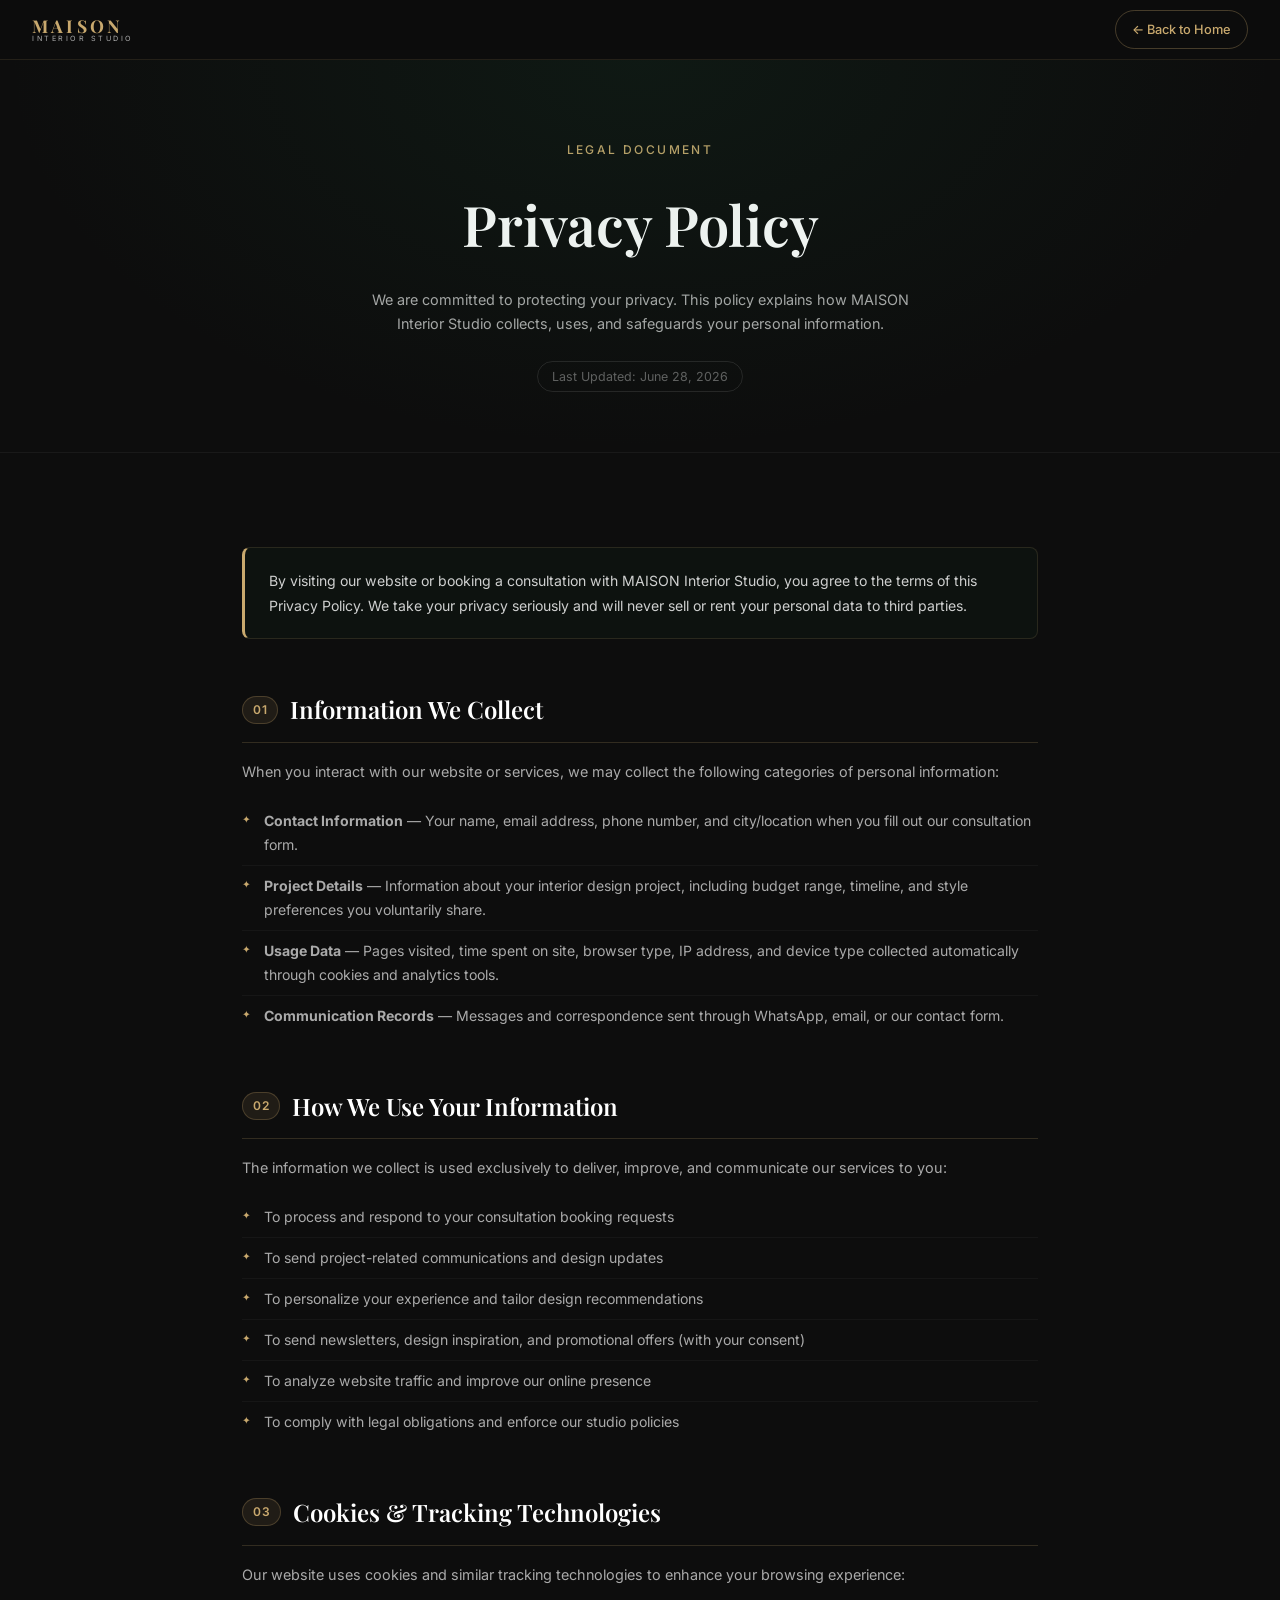
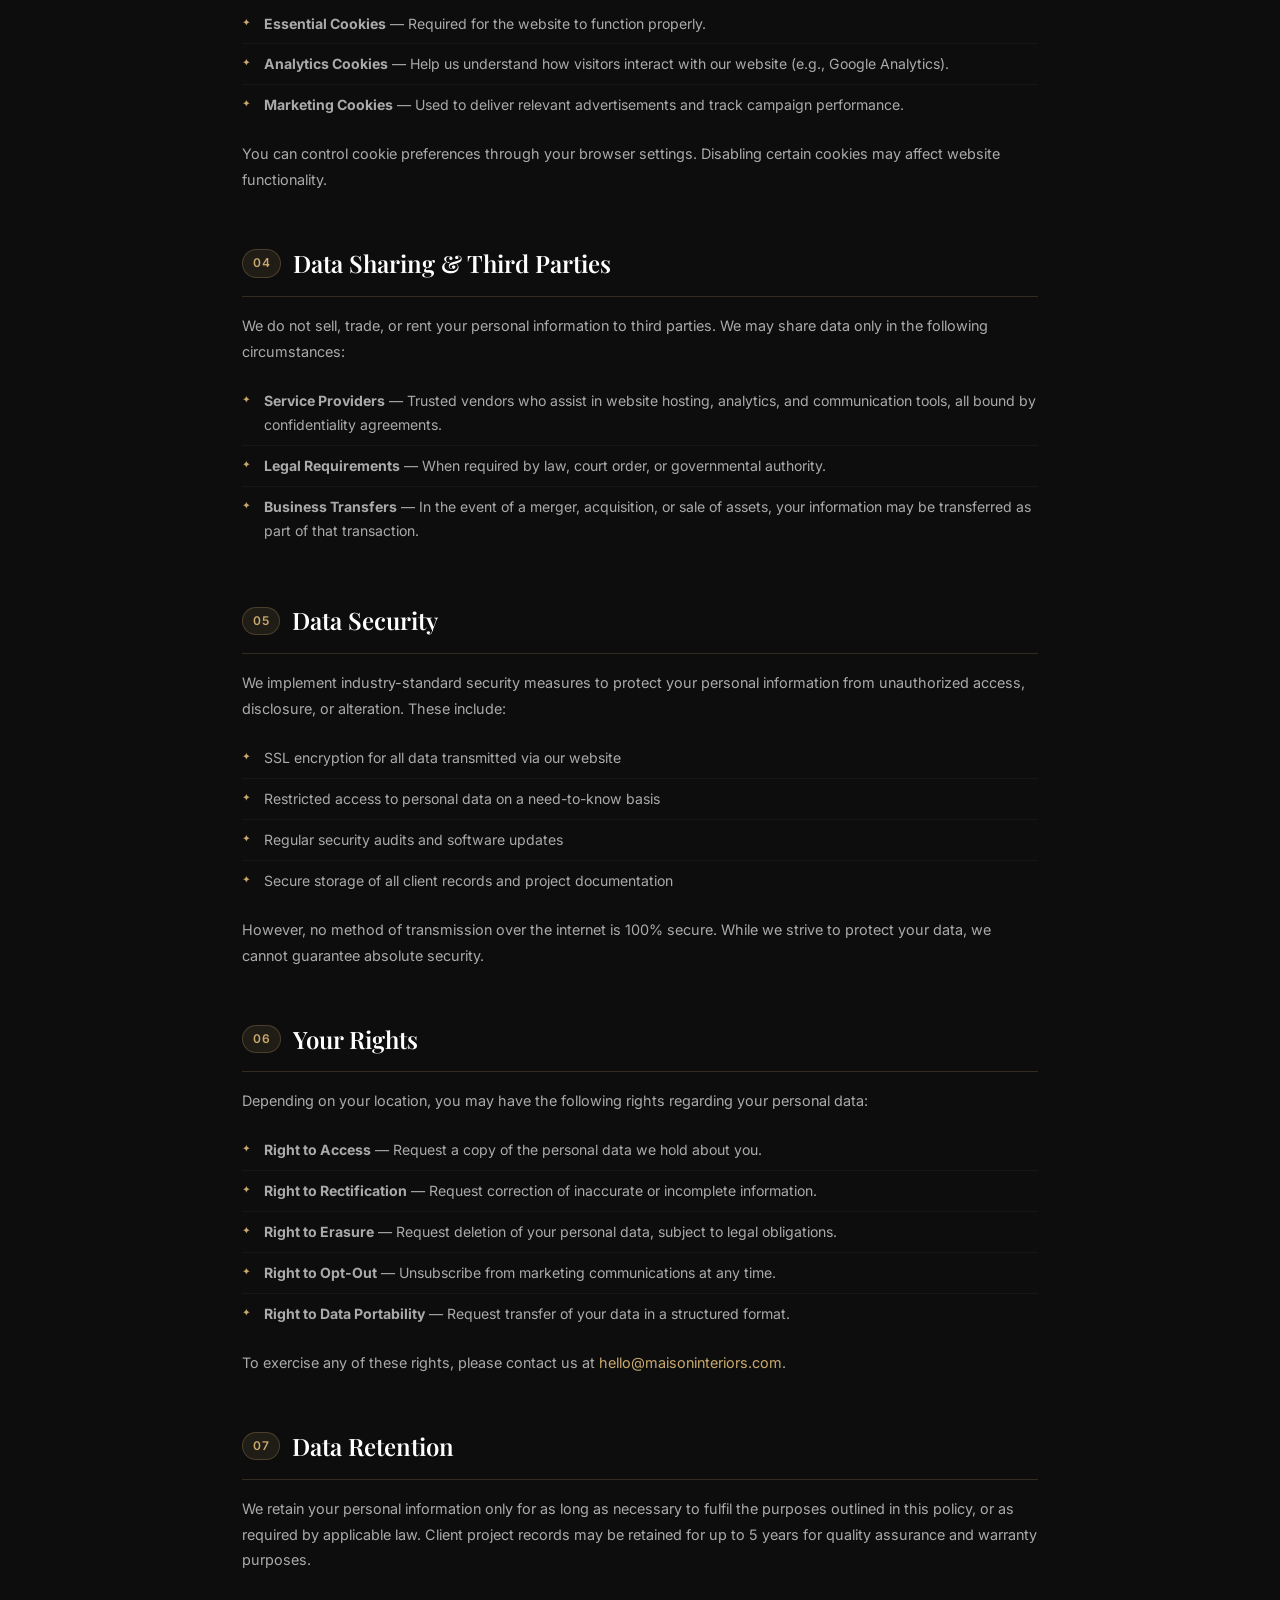
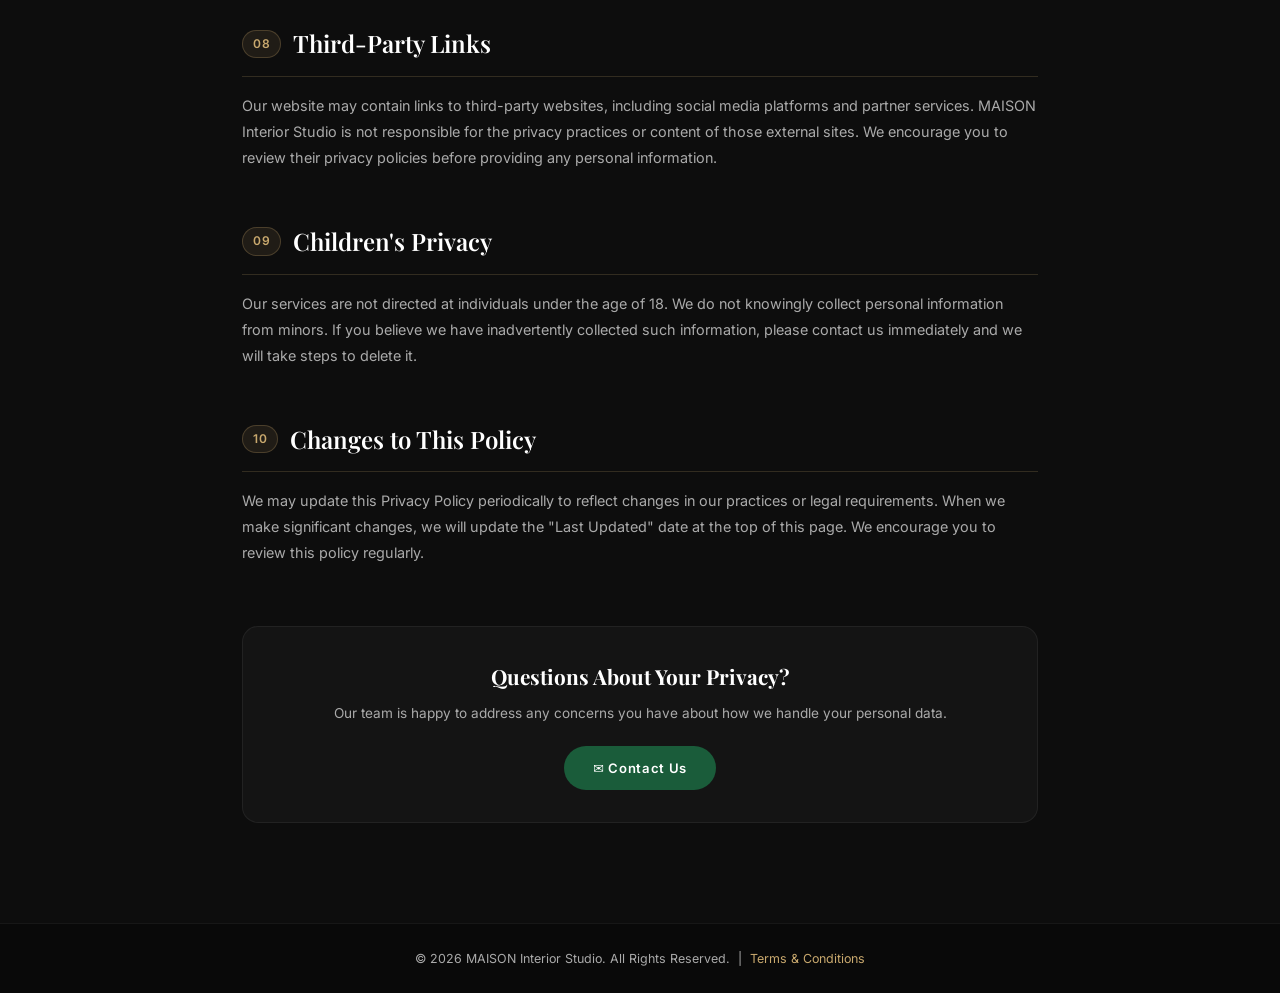
<file: privacy.html>
<!DOCTYPE html>
<html lang="en">
  <head>
    <meta charset="UTF-8" />
    <meta name="viewport" content="width=device-width, initial-scale=1.0" />
    <title>Privacy Policy – MAISON Interior Studio</title>
    <meta name="description" content="MAISON Interior Studio Privacy Policy — how we collect, use, and protect your personal information." />
    <link rel="preconnect" href="https://fonts.googleapis.com" />
    <link rel="preconnect" href="https://fonts.gstatic.com" crossorigin />
    <link href="https://fonts.googleapis.com/css2?family=Playfair+Display:wght@400;600;700&family=Inter:wght@300;400;500;600&display=swap" rel="stylesheet" />
    <style>
      *, *::before, *::after { box-sizing: border-box; margin: 0; padding: 0; }
      :root {
        --bg-dark: #0d0d0d;
        --bg-card: #1a1a1a;
        --green: #1a5c3a;
        --gold: #c9a96e;
        --gold-light: #dfc08a;
        --white: #ffffff;
        --grey: #aaaaaa;
        --font-serif: "Playfair Display", Georgia, serif;
        --font-sans: "Inter", system-ui, sans-serif;
      }
      html { scroll-behavior: smooth; }
      body {
        background: var(--bg-dark);
        color: var(--white);
        font-family: var(--font-sans);
        line-height: 1.7;
        overflow-x: hidden;
      }
      a { text-decoration: none; color: inherit; }

      /* ── Top bar ── */
      .top-bar {
        position: sticky;
        top: 0;
        z-index: 100;
        background: rgba(13,13,13,0.85);
        backdrop-filter: blur(20px);
        -webkit-backdrop-filter: blur(20px);
        border-bottom: 1px solid rgba(201,169,110,0.12);
        padding: 0 2rem;
        height: 60px;
        display: flex;
        align-items: center;
        justify-content: space-between;
      }
      .top-bar-logo {
        display: flex;
        flex-direction: column;
        line-height: 1;
      }
      .top-bar-logo .logo-main {
        font-family: var(--font-serif);
        font-size: 1.1rem;
        font-weight: 700;
        color: var(--gold);
        letter-spacing: 0.18em;
      }
      .top-bar-logo .logo-sub {
        font-size: 0.45rem;
        letter-spacing: 0.35em;
        color: var(--grey);
        margin-top: 1px;
      }
      .btn-back {
        display: inline-flex;
        align-items: center;
        gap: 8px;
        font-size: 0.8rem;
        font-weight: 500;
        color: var(--gold);
        border: 1px solid rgba(201,169,110,0.3);
        padding: 0.45rem 1rem;
        border-radius: 30px;
        transition: all 0.3s ease;
      }
      .btn-back:hover {
        background: rgba(201,169,110,0.1);
        border-color: var(--gold);
      }

      /* ── Hero Banner ── */
      .page-hero {
        padding: 80px 2rem 60px;
        text-align: center;
        border-bottom: 1px solid rgba(255,255,255,0.05);
        position: relative;
        overflow: hidden;
      }
      .page-hero::before {
        content: "";
        position: absolute;
        inset: 0;
        background: radial-gradient(ellipse at 50% 0%, rgba(26,92,58,0.15) 0%, transparent 70%);
        pointer-events: none;
      }
      .page-hero-label {
        font-size: 0.75rem;
        font-weight: 500;
        color: var(--gold);
        letter-spacing: 0.2em;
        text-transform: uppercase;
        display: block;
        margin-bottom: 1rem;
      }
      .page-hero h1 {
        font-family: var(--font-serif);
        font-size: clamp(2rem, 5vw, 3.5rem);
        font-weight: 600;
        color: var(--white);
        margin-bottom: 1rem;
      }
      .page-hero p {
        font-size: 0.9rem;
        color: var(--grey);
        max-width: 540px;
        margin: 0 auto;
      }
      .page-hero .last-updated {
        margin-top: 1.5rem;
        display: inline-block;
        font-size: 0.78rem;
        color: rgba(255,255,255,0.35);
        border: 1px solid rgba(255,255,255,0.1);
        padding: 4px 14px;
        border-radius: 20px;
      }

      /* ── Content ── */
      .page-content {
        max-width: 860px;
        margin: 0 auto;
        padding: 70px 2rem 100px;
      }
      .section-block {
        margin-bottom: 50px;
      }
      .section-block h2 {
        font-family: var(--font-serif);
        font-size: 1.5rem;
        font-weight: 600;
        color: var(--white);
        margin-bottom: 1rem;
        padding-bottom: 0.75rem;
        border-bottom: 1px solid rgba(201,169,110,0.2);
        display: flex;
        align-items: center;
        gap: 12px;
      }
      .section-block h2 .sec-num {
        font-family: var(--font-sans);
        font-size: 0.75rem;
        font-weight: 600;
        color: var(--gold);
        background: rgba(201,169,110,0.1);
        border: 1px solid rgba(201,169,110,0.25);
        padding: 3px 10px;
        border-radius: 20px;
        letter-spacing: 0.05em;
      }
      .section-block p {
        font-size: 0.9rem;
        color: var(--grey);
        line-height: 1.8;
        margin-bottom: 1rem;
      }
      .section-block p:last-child { margin-bottom: 0; }
      .section-block ul {
        list-style: none;
        margin: 0.75rem 0 1rem;
      }
      .section-block ul li {
        font-size: 0.88rem;
        color: var(--grey);
        padding: 8px 0 8px 22px;
        border-bottom: 1px solid rgba(255,255,255,0.04);
        position: relative;
      }
      .section-block ul li::before {
        content: "✦";
        position: absolute;
        left: 0;
        color: var(--gold);
        font-size: 0.65rem;
        top: 10px;
      }
      .section-block ul li:last-child { border-bottom: none; }

      .highlight-box {
        background: rgba(26,92,58,0.08);
        border: 1px solid rgba(201,169,110,0.15);
        border-left: 3px solid var(--gold);
        border-radius: 8px;
        padding: 1.25rem 1.5rem;
        margin: 1.5rem 0;
      }
      .highlight-box p {
        color: rgba(255,255,255,0.8) !important;
        font-size: 0.88rem !important;
      }

      /* Contact block */
      .contact-block {
        background: #141414;
        border: 1px solid rgba(255,255,255,0.06);
        border-radius: 16px;
        padding: 2rem;
        margin-top: 60px;
        text-align: center;
      }
      .contact-block h3 {
        font-family: var(--font-serif);
        font-size: 1.3rem;
        margin-bottom: 0.5rem;
      }
      .contact-block p {
        font-size: 0.85rem;
        color: var(--grey);
        margin-bottom: 1.25rem;
      }
      .contact-block a {
        display: inline-block;
        background: var(--green);
        color: var(--white);
        font-size: 0.82rem;
        font-weight: 600;
        padding: 0.7rem 1.8rem;
        border-radius: 30px;
        letter-spacing: 0.05em;
        transition: all 0.3s ease;
      }
      .contact-block a:hover {
        background: #2a7a50;
        transform: translateY(-2px);
      }

      /* Footer */
      .page-footer {
        background: #090909;
        border-top: 1px solid rgba(255,255,255,0.06);
        text-align: center;
        padding: 1.5rem 2rem;
        font-size: 0.78rem;
        color: var(--grey);
      }
      .page-footer a { color: var(--gold); }
      .page-footer a:hover { text-decoration: underline; }

      @media (max-width: 600px) {
        .page-hero { padding: 50px 1.5rem 40px; }
        .page-content { padding: 50px 1.5rem 80px; }
      }
    </style>
  </head>
  <body>

    <!-- Top Bar -->
    <div class="top-bar">
      <a href="index.html" class="top-bar-logo">
        <span class="logo-main">MAISON</span>
        <span class="logo-sub">INTERIOR STUDIO</span>
      </a>
      <a href="index.html" class="btn-back">← Back to Home</a>
    </div>

    <!-- Hero -->
    <div class="page-hero">
      <span class="page-hero-label">Legal Document</span>
      <h1>Privacy Policy</h1>
      <p>We are committed to protecting your privacy. This policy explains how MAISON Interior Studio collects, uses, and safeguards your personal information.</p>
      <span class="last-updated">Last Updated: June 28, 2026</span>
    </div>

    <!-- Content -->
    <div class="page-content">

      <div class="section-block">
        <div class="highlight-box">
          <p>By visiting our website or booking a consultation with MAISON Interior Studio, you agree to the terms of this Privacy Policy. We take your privacy seriously and will never sell or rent your personal data to third parties.</p>
        </div>
      </div>

      <div class="section-block">
        <h2><span class="sec-num">01</span> Information We Collect</h2>
        <p>When you interact with our website or services, we may collect the following categories of personal information:</p>
        <ul>
          <li><strong>Contact Information</strong> — Your name, email address, phone number, and city/location when you fill out our consultation form.</li>
          <li><strong>Project Details</strong> — Information about your interior design project, including budget range, timeline, and style preferences you voluntarily share.</li>
          <li><strong>Usage Data</strong> — Pages visited, time spent on site, browser type, IP address, and device type collected automatically through cookies and analytics tools.</li>
          <li><strong>Communication Records</strong> — Messages and correspondence sent through WhatsApp, email, or our contact form.</li>
        </ul>
      </div>

      <div class="section-block">
        <h2><span class="sec-num">02</span> How We Use Your Information</h2>
        <p>The information we collect is used exclusively to deliver, improve, and communicate our services to you:</p>
        <ul>
          <li>To process and respond to your consultation booking requests</li>
          <li>To send project-related communications and design updates</li>
          <li>To personalize your experience and tailor design recommendations</li>
          <li>To send newsletters, design inspiration, and promotional offers (with your consent)</li>
          <li>To analyze website traffic and improve our online presence</li>
          <li>To comply with legal obligations and enforce our studio policies</li>
        </ul>
      </div>

      <div class="section-block">
        <h2><span class="sec-num">03</span> Cookies & Tracking Technologies</h2>
        <p>Our website uses cookies and similar tracking technologies to enhance your browsing experience:</p>
        <ul>
          <li><strong>Essential Cookies</strong> — Required for the website to function properly.</li>
          <li><strong>Analytics Cookies</strong> — Help us understand how visitors interact with our website (e.g., Google Analytics).</li>
          <li><strong>Marketing Cookies</strong> — Used to deliver relevant advertisements and track campaign performance.</li>
        </ul>
        <p>You can control cookie preferences through your browser settings. Disabling certain cookies may affect website functionality.</p>
      </div>

      <div class="section-block">
        <h2><span class="sec-num">04</span> Data Sharing & Third Parties</h2>
        <p>We do not sell, trade, or rent your personal information to third parties. We may share data only in the following circumstances:</p>
        <ul>
          <li><strong>Service Providers</strong> — Trusted vendors who assist in website hosting, analytics, and communication tools, all bound by confidentiality agreements.</li>
          <li><strong>Legal Requirements</strong> — When required by law, court order, or governmental authority.</li>
          <li><strong>Business Transfers</strong> — In the event of a merger, acquisition, or sale of assets, your information may be transferred as part of that transaction.</li>
        </ul>
      </div>

      <div class="section-block">
        <h2><span class="sec-num">05</span> Data Security</h2>
        <p>We implement industry-standard security measures to protect your personal information from unauthorized access, disclosure, or alteration. These include:</p>
        <ul>
          <li>SSL encryption for all data transmitted via our website</li>
          <li>Restricted access to personal data on a need-to-know basis</li>
          <li>Regular security audits and software updates</li>
          <li>Secure storage of all client records and project documentation</li>
        </ul>
        <p>However, no method of transmission over the internet is 100% secure. While we strive to protect your data, we cannot guarantee absolute security.</p>
      </div>

      <div class="section-block">
        <h2><span class="sec-num">06</span> Your Rights</h2>
        <p>Depending on your location, you may have the following rights regarding your personal data:</p>
        <ul>
          <li><strong>Right to Access</strong> — Request a copy of the personal data we hold about you.</li>
          <li><strong>Right to Rectification</strong> — Request correction of inaccurate or incomplete information.</li>
          <li><strong>Right to Erasure</strong> — Request deletion of your personal data, subject to legal obligations.</li>
          <li><strong>Right to Opt-Out</strong> — Unsubscribe from marketing communications at any time.</li>
          <li><strong>Right to Data Portability</strong> — Request transfer of your data in a structured format.</li>
        </ul>
        <p>To exercise any of these rights, please contact us at <a href="mailto:hello@maisoninteriors.com" style="color:var(--gold)">hello@maisoninteriors.com</a>.</p>
      </div>

      <div class="section-block">
        <h2><span class="sec-num">07</span> Data Retention</h2>
        <p>We retain your personal information only for as long as necessary to fulfil the purposes outlined in this policy, or as required by applicable law. Client project records may be retained for up to 5 years for quality assurance and warranty purposes.</p>
      </div>

      <div class="section-block">
        <h2><span class="sec-num">08</span> Third-Party Links</h2>
        <p>Our website may contain links to third-party websites, including social media platforms and partner services. MAISON Interior Studio is not responsible for the privacy practices or content of those external sites. We encourage you to review their privacy policies before providing any personal information.</p>
      </div>

      <div class="section-block">
        <h2><span class="sec-num">09</span> Children's Privacy</h2>
        <p>Our services are not directed at individuals under the age of 18. We do not knowingly collect personal information from minors. If you believe we have inadvertently collected such information, please contact us immediately and we will take steps to delete it.</p>
      </div>

      <div class="section-block">
        <h2><span class="sec-num">10</span> Changes to This Policy</h2>
        <p>We may update this Privacy Policy periodically to reflect changes in our practices or legal requirements. When we make significant changes, we will update the "Last Updated" date at the top of this page. We encourage you to review this policy regularly.</p>
      </div>

      <!-- Contact CTA -->
      <div class="contact-block">
        <h3>Questions About Your Privacy?</h3>
        <p>Our team is happy to address any concerns you have about how we handle your personal data.</p>
        <a href="mailto:hello@maisoninteriors.com">✉ Contact Us</a>
      </div>

    </div>

    <!-- Footer -->
    <div class="page-footer">
      <p>© 2026 MAISON Interior Studio. All Rights Reserved. &nbsp;|&nbsp; <a href="terms.html">Terms & Conditions</a></p>
    </div>

  </body>
</html>
</file>
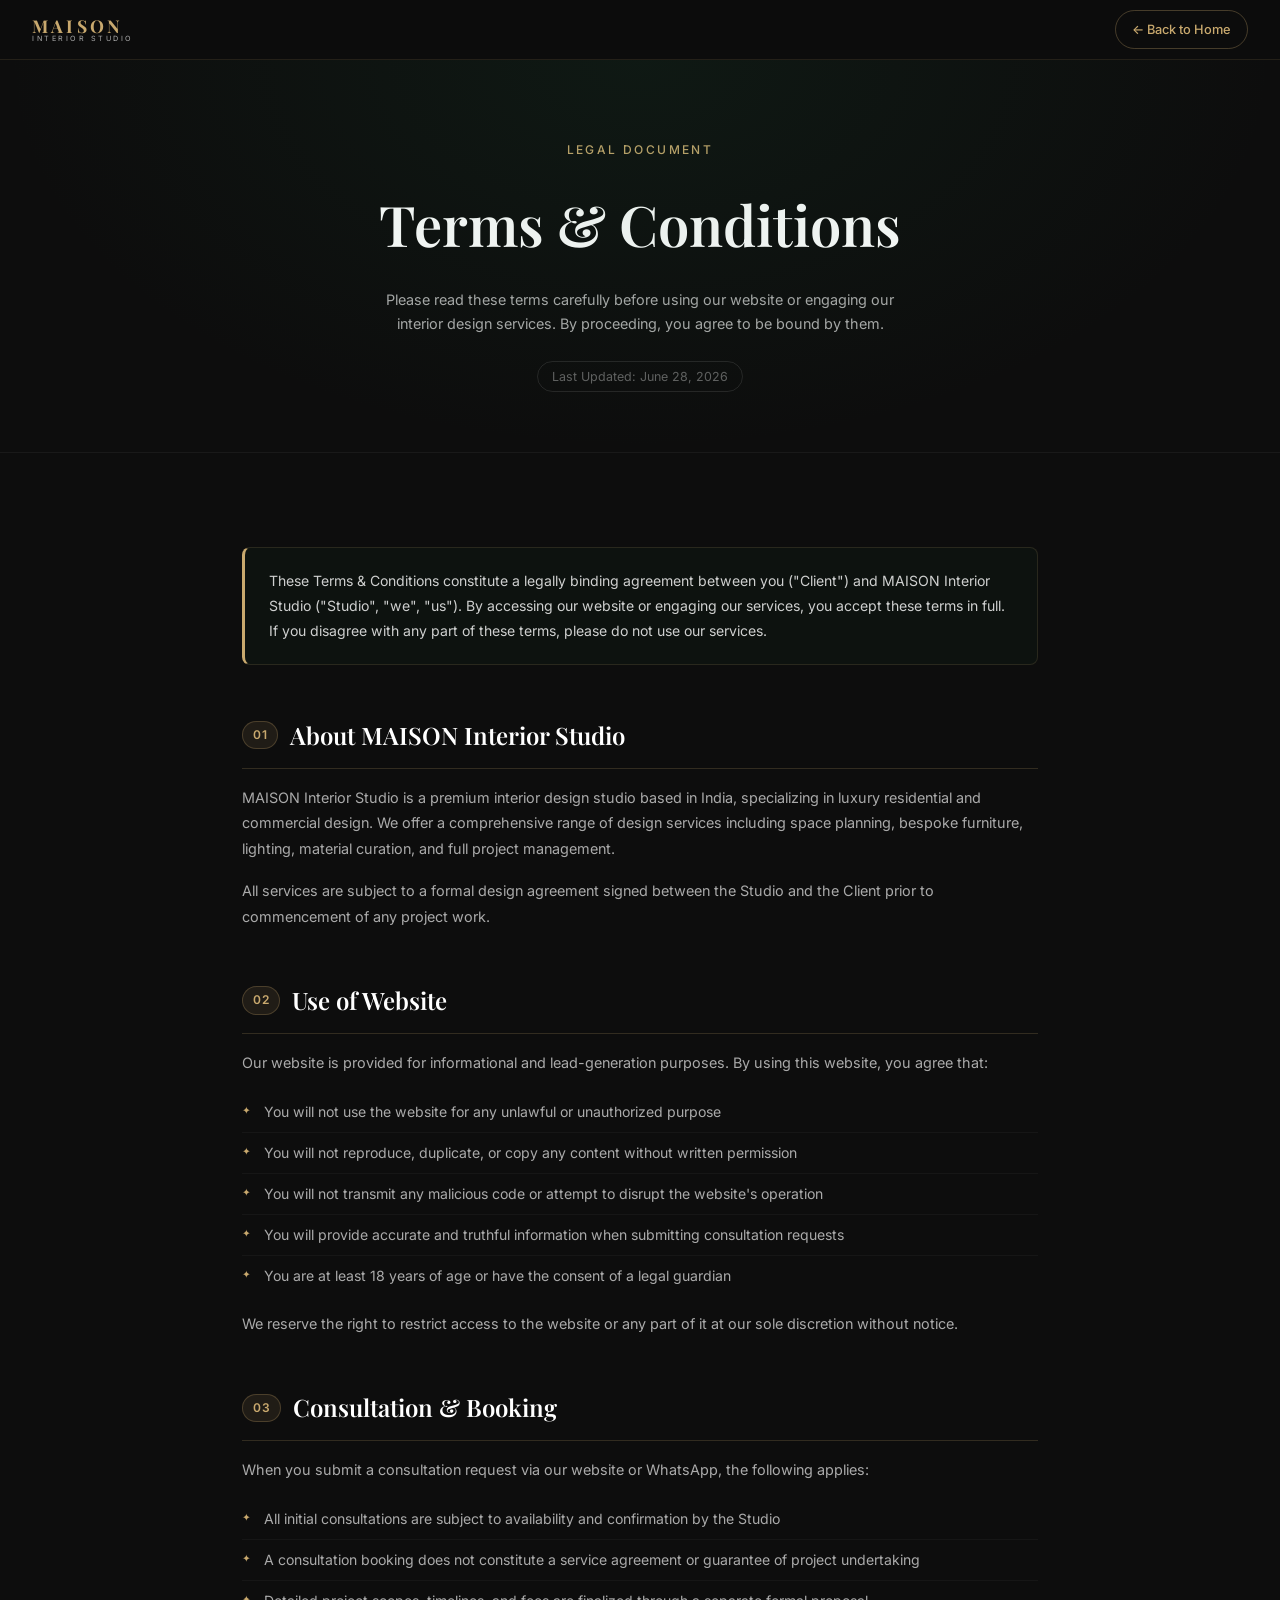
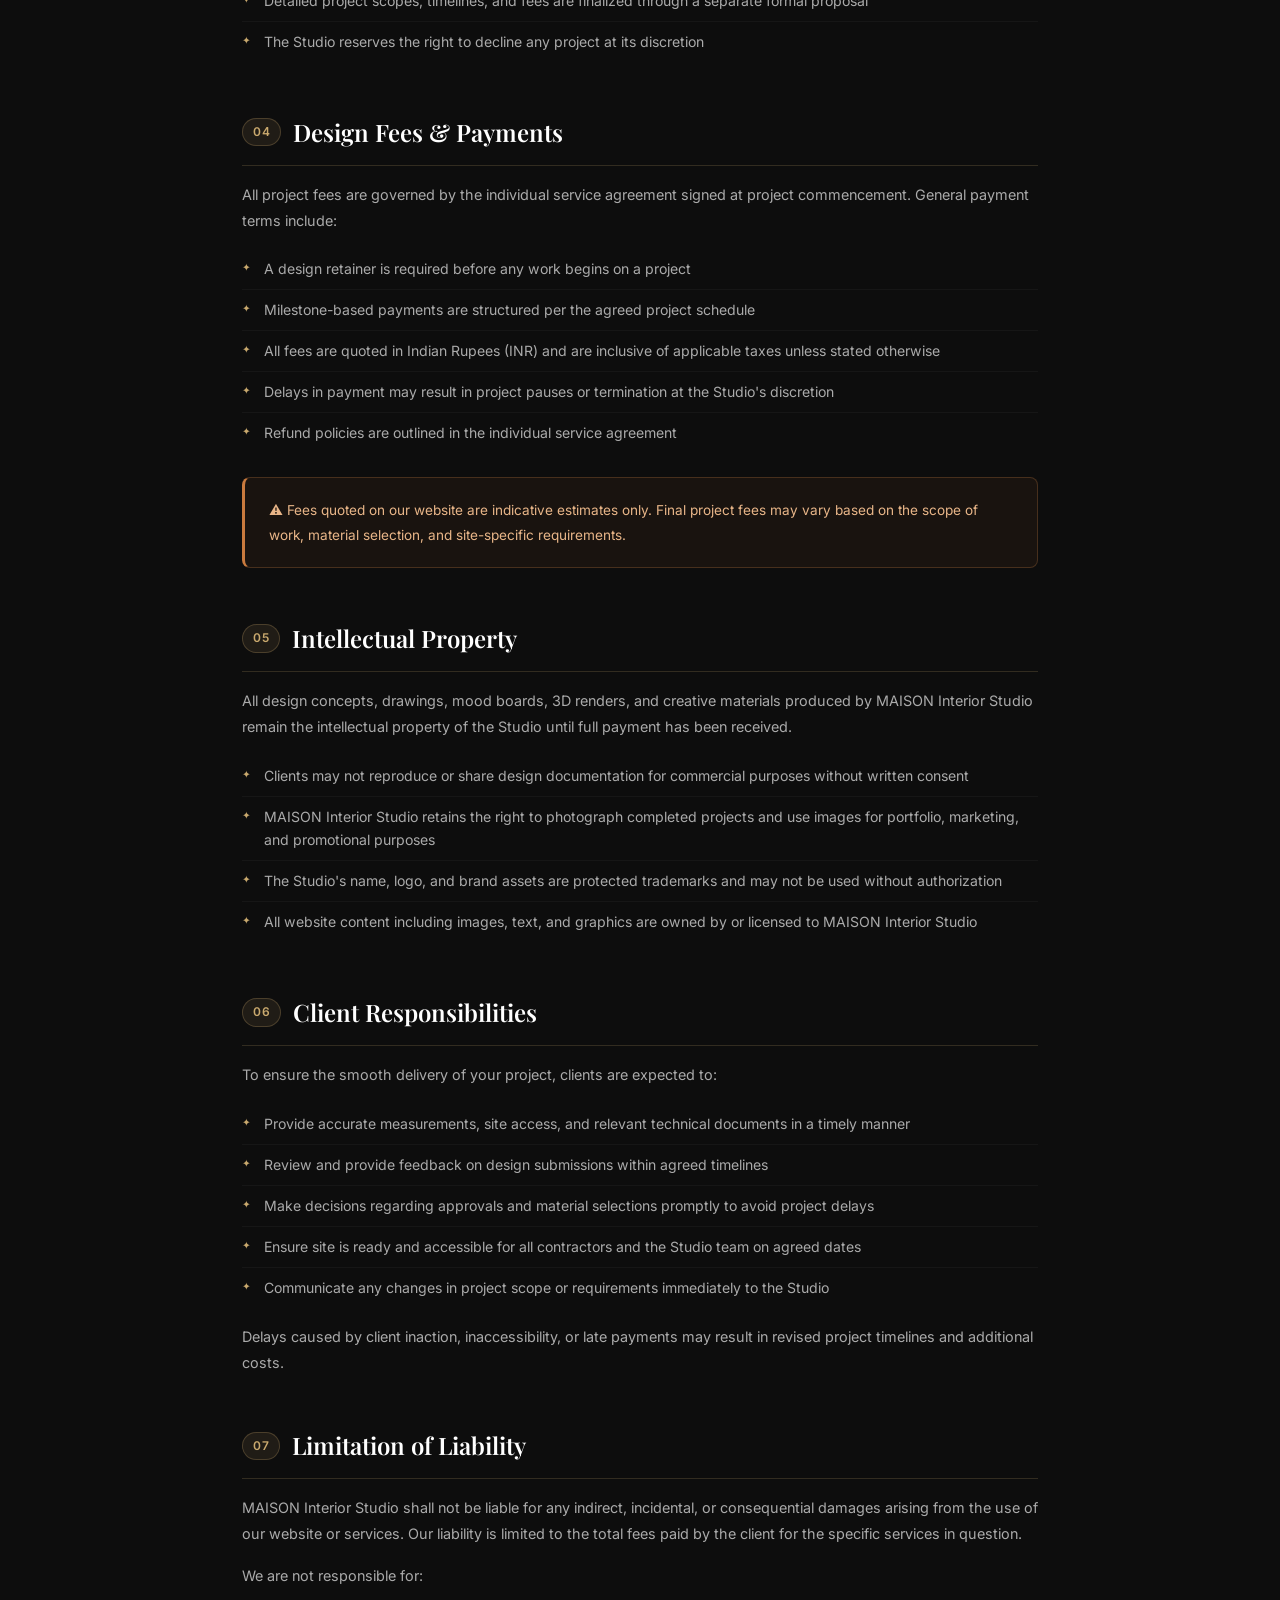
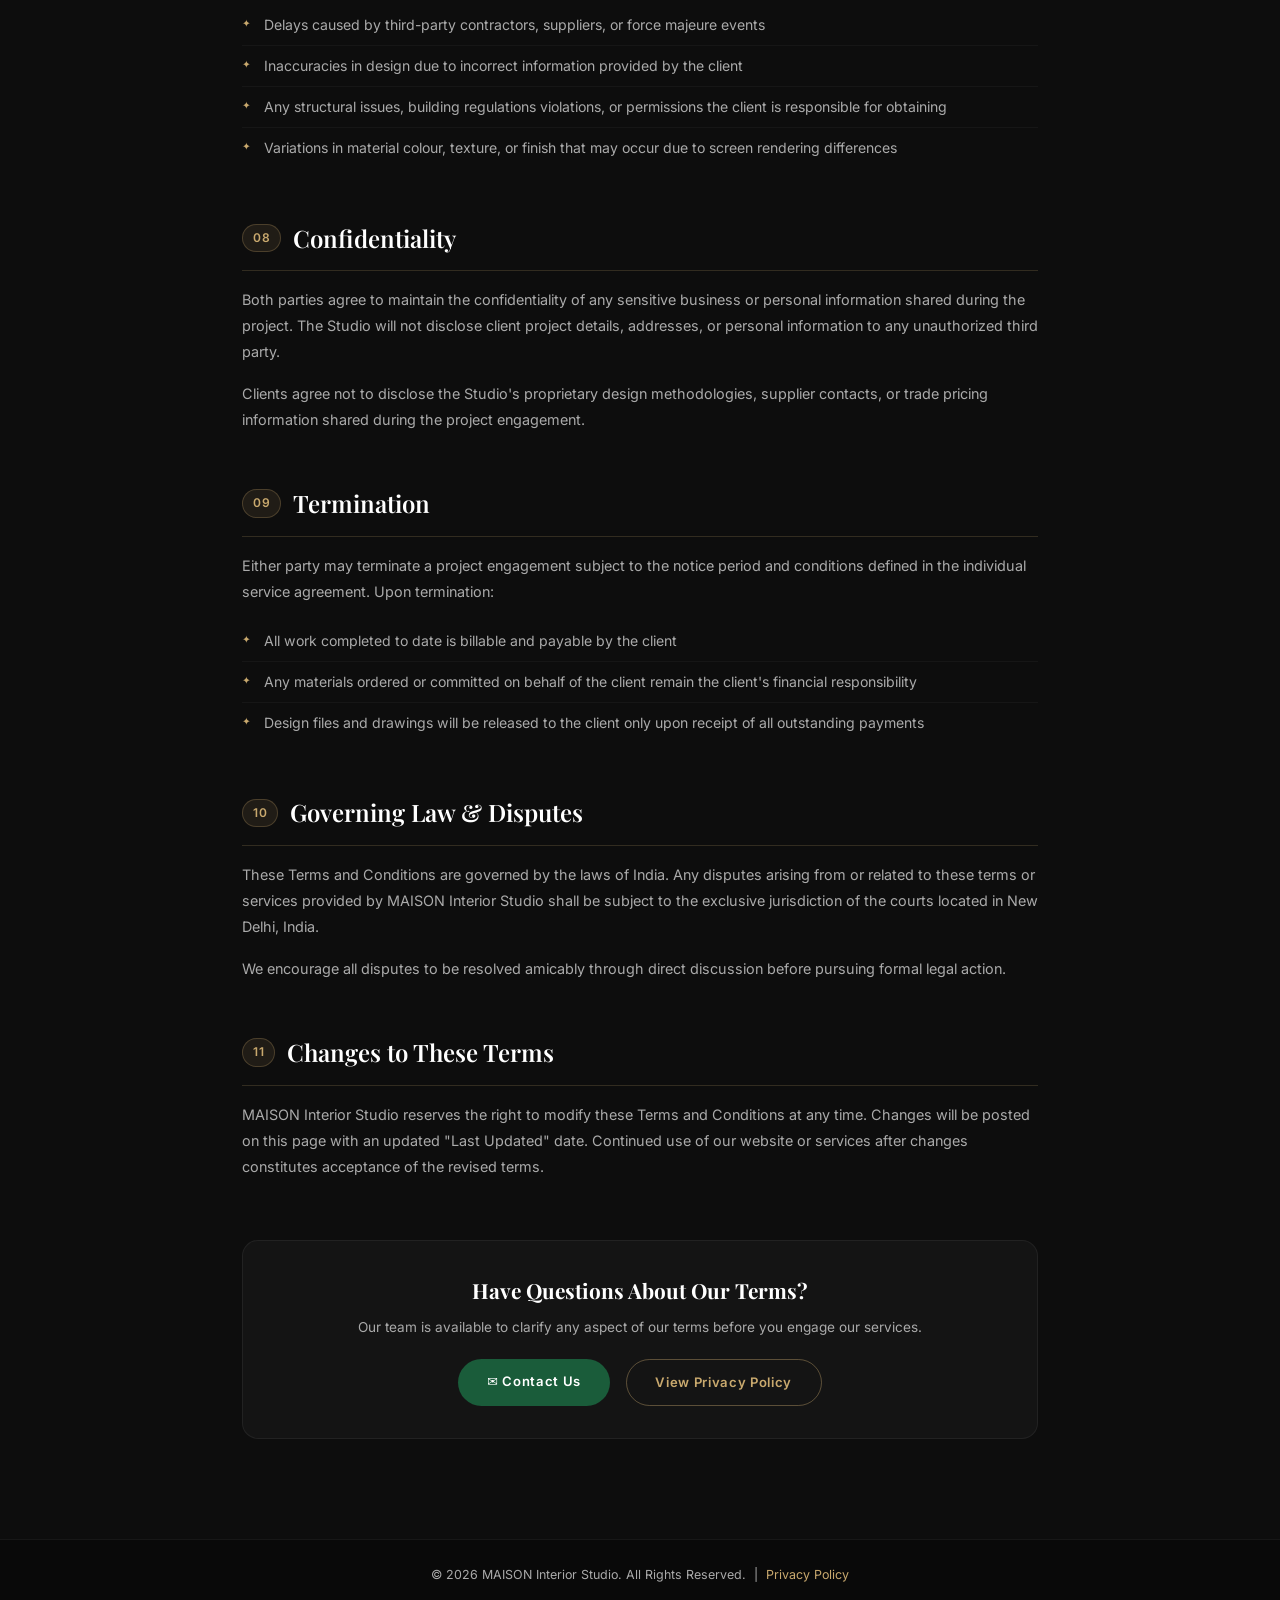
<file: terms.html>
<!DOCTYPE html>
<html lang="en">
  <head>
    <meta charset="UTF-8" />
    <meta name="viewport" content="width=device-width, initial-scale=1.0" />
    <title>Terms & Conditions – MAISON Interior Studio</title>
    <meta name="description" content="MAISON Interior Studio Terms and Conditions — the rules, obligations, and agreements governing use of our services." />
    <link rel="preconnect" href="https://fonts.googleapis.com" />
    <link rel="preconnect" href="https://fonts.gstatic.com" crossorigin />
    <link href="https://fonts.googleapis.com/css2?family=Playfair+Display:wght@400;600;700&family=Inter:wght@300;400;500;600&display=swap" rel="stylesheet" />
    <style>
      *, *::before, *::after { box-sizing: border-box; margin: 0; padding: 0; }
      :root {
        --bg-dark: #0d0d0d;
        --bg-card: #1a1a1a;
        --green: #1a5c3a;
        --gold: #c9a96e;
        --gold-light: #dfc08a;
        --white: #ffffff;
        --grey: #aaaaaa;
        --font-serif: "Playfair Display", Georgia, serif;
        --font-sans: "Inter", system-ui, sans-serif;
      }
      html { scroll-behavior: smooth; }
      body {
        background: var(--bg-dark);
        color: var(--white);
        font-family: var(--font-sans);
        line-height: 1.7;
        overflow-x: hidden;
      }
      a { text-decoration: none; color: inherit; }

      /* ── Top bar ── */
      .top-bar {
        position: sticky;
        top: 0;
        z-index: 100;
        background: rgba(13,13,13,0.85);
        backdrop-filter: blur(20px);
        -webkit-backdrop-filter: blur(20px);
        border-bottom: 1px solid rgba(201,169,110,0.12);
        padding: 0 2rem;
        height: 60px;
        display: flex;
        align-items: center;
        justify-content: space-between;
      }
      .top-bar-logo {
        display: flex;
        flex-direction: column;
        line-height: 1;
      }
      .top-bar-logo .logo-main {
        font-family: var(--font-serif);
        font-size: 1.1rem;
        font-weight: 700;
        color: var(--gold);
        letter-spacing: 0.18em;
      }
      .top-bar-logo .logo-sub {
        font-size: 0.45rem;
        letter-spacing: 0.35em;
        color: var(--grey);
        margin-top: 1px;
      }
      .btn-back {
        display: inline-flex;
        align-items: center;
        gap: 8px;
        font-size: 0.8rem;
        font-weight: 500;
        color: var(--gold);
        border: 1px solid rgba(201,169,110,0.3);
        padding: 0.45rem 1rem;
        border-radius: 30px;
        transition: all 0.3s ease;
      }
      .btn-back:hover {
        background: rgba(201,169,110,0.1);
        border-color: var(--gold);
      }

      /* ── Hero Banner ── */
      .page-hero {
        padding: 80px 2rem 60px;
        text-align: center;
        border-bottom: 1px solid rgba(255,255,255,0.05);
        position: relative;
        overflow: hidden;
      }
      .page-hero::before {
        content: "";
        position: absolute;
        inset: 0;
        background: radial-gradient(ellipse at 50% 0%, rgba(26,92,58,0.15) 0%, transparent 70%);
        pointer-events: none;
      }
      .page-hero-label {
        font-size: 0.75rem;
        font-weight: 500;
        color: var(--gold);
        letter-spacing: 0.2em;
        text-transform: uppercase;
        display: block;
        margin-bottom: 1rem;
      }
      .page-hero h1 {
        font-family: var(--font-serif);
        font-size: clamp(2rem, 5vw, 3.5rem);
        font-weight: 600;
        color: var(--white);
        margin-bottom: 1rem;
      }
      .page-hero p {
        font-size: 0.9rem;
        color: var(--grey);
        max-width: 540px;
        margin: 0 auto;
      }
      .page-hero .last-updated {
        margin-top: 1.5rem;
        display: inline-block;
        font-size: 0.78rem;
        color: rgba(255,255,255,0.35);
        border: 1px solid rgba(255,255,255,0.1);
        padding: 4px 14px;
        border-radius: 20px;
      }

      /* ── Content ── */
      .page-content {
        max-width: 860px;
        margin: 0 auto;
        padding: 70px 2rem 100px;
      }
      .section-block {
        margin-bottom: 50px;
      }
      .section-block h2 {
        font-family: var(--font-serif);
        font-size: 1.5rem;
        font-weight: 600;
        color: var(--white);
        margin-bottom: 1rem;
        padding-bottom: 0.75rem;
        border-bottom: 1px solid rgba(201,169,110,0.2);
        display: flex;
        align-items: center;
        gap: 12px;
      }
      .section-block h2 .sec-num {
        font-family: var(--font-sans);
        font-size: 0.75rem;
        font-weight: 600;
        color: var(--gold);
        background: rgba(201,169,110,0.1);
        border: 1px solid rgba(201,169,110,0.25);
        padding: 3px 10px;
        border-radius: 20px;
        letter-spacing: 0.05em;
      }
      .section-block p {
        font-size: 0.9rem;
        color: var(--grey);
        line-height: 1.8;
        margin-bottom: 1rem;
      }
      .section-block p:last-child { margin-bottom: 0; }
      .section-block ul {
        list-style: none;
        margin: 0.75rem 0 1rem;
      }
      .section-block ul li {
        font-size: 0.88rem;
        color: var(--grey);
        padding: 8px 0 8px 22px;
        border-bottom: 1px solid rgba(255,255,255,0.04);
        position: relative;
      }
      .section-block ul li::before {
        content: "✦";
        position: absolute;
        left: 0;
        color: var(--gold);
        font-size: 0.65rem;
        top: 10px;
      }
      .section-block ul li:last-child { border-bottom: none; }

      .highlight-box {
        background: rgba(26,92,58,0.08);
        border: 1px solid rgba(201,169,110,0.15);
        border-left: 3px solid var(--gold);
        border-radius: 8px;
        padding: 1.25rem 1.5rem;
        margin: 1.5rem 0;
      }
      .highlight-box p {
        color: rgba(255,255,255,0.8) !important;
        font-size: 0.88rem !important;
      }

      .warning-box {
        background: rgba(180,100,50,0.08);
        border: 1px solid rgba(255,160,80,0.2);
        border-left: 3px solid #c97a3e;
        border-radius: 8px;
        padding: 1.25rem 1.5rem;
        margin: 1.5rem 0;
      }
      .warning-box p {
        color: rgba(255,200,150,0.9) !important;
        font-size: 0.85rem !important;
        margin: 0 !important;
      }

      /* Contact block */
      .contact-block {
        background: #141414;
        border: 1px solid rgba(255,255,255,0.06);
        border-radius: 16px;
        padding: 2rem;
        margin-top: 60px;
        text-align: center;
      }
      .contact-block h3 {
        font-family: var(--font-serif);
        font-size: 1.3rem;
        margin-bottom: 0.5rem;
      }
      .contact-block p {
        font-size: 0.85rem;
        color: var(--grey);
        margin-bottom: 1.25rem;
      }
      .contact-block .btn-row {
        display: flex;
        gap: 1rem;
        justify-content: center;
        flex-wrap: wrap;
      }
      .contact-block a {
        display: inline-block;
        font-size: 0.82rem;
        font-weight: 600;
        padding: 0.7rem 1.8rem;
        border-radius: 30px;
        letter-spacing: 0.05em;
        transition: all 0.3s ease;
      }
      .btn-primary {
        background: var(--green);
        color: var(--white) !important;
      }
      .btn-primary:hover { background: #2a7a50 !important; transform: translateY(-2px); }
      .btn-outline {
        background: transparent;
        color: var(--gold) !important;
        border: 1px solid rgba(201,169,110,0.4);
      }
      .btn-outline:hover { background: rgba(201,169,110,0.08) !important; transform: translateY(-2px); }

      /* Footer */
      .page-footer {
        background: #090909;
        border-top: 1px solid rgba(255,255,255,0.06);
        text-align: center;
        padding: 1.5rem 2rem;
        font-size: 0.78rem;
        color: var(--grey);
      }
      .page-footer a { color: var(--gold); }
      .page-footer a:hover { text-decoration: underline; }

      @media (max-width: 600px) {
        .page-hero { padding: 50px 1.5rem 40px; }
        .page-content { padding: 50px 1.5rem 80px; }
      }
    </style>
  </head>
  <body>

    <!-- Top Bar -->
    <div class="top-bar">
      <a href="index.html" class="top-bar-logo">
        <span class="logo-main">MAISON</span>
        <span class="logo-sub">INTERIOR STUDIO</span>
      </a>
      <a href="index.html" class="btn-back">← Back to Home</a>
    </div>

    <!-- Hero -->
    <div class="page-hero">
      <span class="page-hero-label">Legal Document</span>
      <h1>Terms &amp; Conditions</h1>
      <p>Please read these terms carefully before using our website or engaging our interior design services. By proceeding, you agree to be bound by them.</p>
      <span class="last-updated">Last Updated: June 28, 2026</span>
    </div>

    <!-- Content -->
    <div class="page-content">

      <div class="section-block">
        <div class="highlight-box">
          <p>These Terms & Conditions constitute a legally binding agreement between you ("Client") and MAISON Interior Studio ("Studio", "we", "us"). By accessing our website or engaging our services, you accept these terms in full. If you disagree with any part of these terms, please do not use our services.</p>
        </div>
      </div>

      <div class="section-block">
        <h2><span class="sec-num">01</span> About MAISON Interior Studio</h2>
        <p>MAISON Interior Studio is a premium interior design studio based in India, specializing in luxury residential and commercial design. We offer a comprehensive range of design services including space planning, bespoke furniture, lighting, material curation, and full project management.</p>
        <p>All services are subject to a formal design agreement signed between the Studio and the Client prior to commencement of any project work.</p>
      </div>

      <div class="section-block">
        <h2><span class="sec-num">02</span> Use of Website</h2>
        <p>Our website is provided for informational and lead-generation purposes. By using this website, you agree that:</p>
        <ul>
          <li>You will not use the website for any unlawful or unauthorized purpose</li>
          <li>You will not reproduce, duplicate, or copy any content without written permission</li>
          <li>You will not transmit any malicious code or attempt to disrupt the website's operation</li>
          <li>You will provide accurate and truthful information when submitting consultation requests</li>
          <li>You are at least 18 years of age or have the consent of a legal guardian</li>
        </ul>
        <p>We reserve the right to restrict access to the website or any part of it at our sole discretion without notice.</p>
      </div>

      <div class="section-block">
        <h2><span class="sec-num">03</span> Consultation & Booking</h2>
        <p>When you submit a consultation request via our website or WhatsApp, the following applies:</p>
        <ul>
          <li>All initial consultations are subject to availability and confirmation by the Studio</li>
          <li>A consultation booking does not constitute a service agreement or guarantee of project undertaking</li>
          <li>Detailed project scopes, timelines, and fees are finalized through a separate formal proposal</li>
          <li>The Studio reserves the right to decline any project at its discretion</li>
        </ul>
      </div>

      <div class="section-block">
        <h2><span class="sec-num">04</span> Design Fees & Payments</h2>
        <p>All project fees are governed by the individual service agreement signed at project commencement. General payment terms include:</p>
        <ul>
          <li>A design retainer is required before any work begins on a project</li>
          <li>Milestone-based payments are structured per the agreed project schedule</li>
          <li>All fees are quoted in Indian Rupees (INR) and are inclusive of applicable taxes unless stated otherwise</li>
          <li>Delays in payment may result in project pauses or termination at the Studio's discretion</li>
          <li>Refund policies are outlined in the individual service agreement</li>
        </ul>
        <div class="warning-box">
          <p>⚠ Fees quoted on our website are indicative estimates only. Final project fees may vary based on the scope of work, material selection, and site-specific requirements.</p>
        </div>
      </div>

      <div class="section-block">
        <h2><span class="sec-num">05</span> Intellectual Property</h2>
        <p>All design concepts, drawings, mood boards, 3D renders, and creative materials produced by MAISON Interior Studio remain the intellectual property of the Studio until full payment has been received.</p>
        <ul>
          <li>Clients may not reproduce or share design documentation for commercial purposes without written consent</li>
          <li>MAISON Interior Studio retains the right to photograph completed projects and use images for portfolio, marketing, and promotional purposes</li>
          <li>The Studio's name, logo, and brand assets are protected trademarks and may not be used without authorization</li>
          <li>All website content including images, text, and graphics are owned by or licensed to MAISON Interior Studio</li>
        </ul>
      </div>

      <div class="section-block">
        <h2><span class="sec-num">06</span> Client Responsibilities</h2>
        <p>To ensure the smooth delivery of your project, clients are expected to:</p>
        <ul>
          <li>Provide accurate measurements, site access, and relevant technical documents in a timely manner</li>
          <li>Review and provide feedback on design submissions within agreed timelines</li>
          <li>Make decisions regarding approvals and material selections promptly to avoid project delays</li>
          <li>Ensure site is ready and accessible for all contractors and the Studio team on agreed dates</li>
          <li>Communicate any changes in project scope or requirements immediately to the Studio</li>
        </ul>
        <p>Delays caused by client inaction, inaccessibility, or late payments may result in revised project timelines and additional costs.</p>
      </div>

      <div class="section-block">
        <h2><span class="sec-num">07</span> Limitation of Liability</h2>
        <p>MAISON Interior Studio shall not be liable for any indirect, incidental, or consequential damages arising from the use of our website or services. Our liability is limited to the total fees paid by the client for the specific services in question.</p>
        <p>We are not responsible for:</p>
        <ul>
          <li>Delays caused by third-party contractors, suppliers, or force majeure events</li>
          <li>Inaccuracies in design due to incorrect information provided by the client</li>
          <li>Any structural issues, building regulations violations, or permissions the client is responsible for obtaining</li>
          <li>Variations in material colour, texture, or finish that may occur due to screen rendering differences</li>
        </ul>
      </div>

      <div class="section-block">
        <h2><span class="sec-num">08</span> Confidentiality</h2>
        <p>Both parties agree to maintain the confidentiality of any sensitive business or personal information shared during the project. The Studio will not disclose client project details, addresses, or personal information to any unauthorized third party.</p>
        <p>Clients agree not to disclose the Studio's proprietary design methodologies, supplier contacts, or trade pricing information shared during the project engagement.</p>
      </div>

      <div class="section-block">
        <h2><span class="sec-num">09</span> Termination</h2>
        <p>Either party may terminate a project engagement subject to the notice period and conditions defined in the individual service agreement. Upon termination:</p>
        <ul>
          <li>All work completed to date is billable and payable by the client</li>
          <li>Any materials ordered or committed on behalf of the client remain the client's financial responsibility</li>
          <li>Design files and drawings will be released to the client only upon receipt of all outstanding payments</li>
        </ul>
      </div>

      <div class="section-block">
        <h2><span class="sec-num">10</span> Governing Law & Disputes</h2>
        <p>These Terms and Conditions are governed by the laws of India. Any disputes arising from or related to these terms or services provided by MAISON Interior Studio shall be subject to the exclusive jurisdiction of the courts located in New Delhi, India.</p>
        <p>We encourage all disputes to be resolved amicably through direct discussion before pursuing formal legal action.</p>
      </div>

      <div class="section-block">
        <h2><span class="sec-num">11</span> Changes to These Terms</h2>
        <p>MAISON Interior Studio reserves the right to modify these Terms and Conditions at any time. Changes will be posted on this page with an updated "Last Updated" date. Continued use of our website or services after changes constitutes acceptance of the revised terms.</p>
      </div>

      <!-- Contact CTA -->
      <div class="contact-block">
        <h3>Have Questions About Our Terms?</h3>
        <p>Our team is available to clarify any aspect of our terms before you engage our services.</p>
        <div class="btn-row">
          <a href="mailto:hello@maisoninteriors.com" class="btn-primary">✉ Contact Us</a>
          <a href="privacy.html" class="btn-outline">View Privacy Policy</a>
        </div>
      </div>

    </div>

    <!-- Footer -->
    <div class="page-footer">
      <p>© 2026 MAISON Interior Studio. All Rights Reserved. &nbsp;|&nbsp; <a href="privacy.html">Privacy Policy</a></p>
    </div>

  </body>
</html>
</file>
